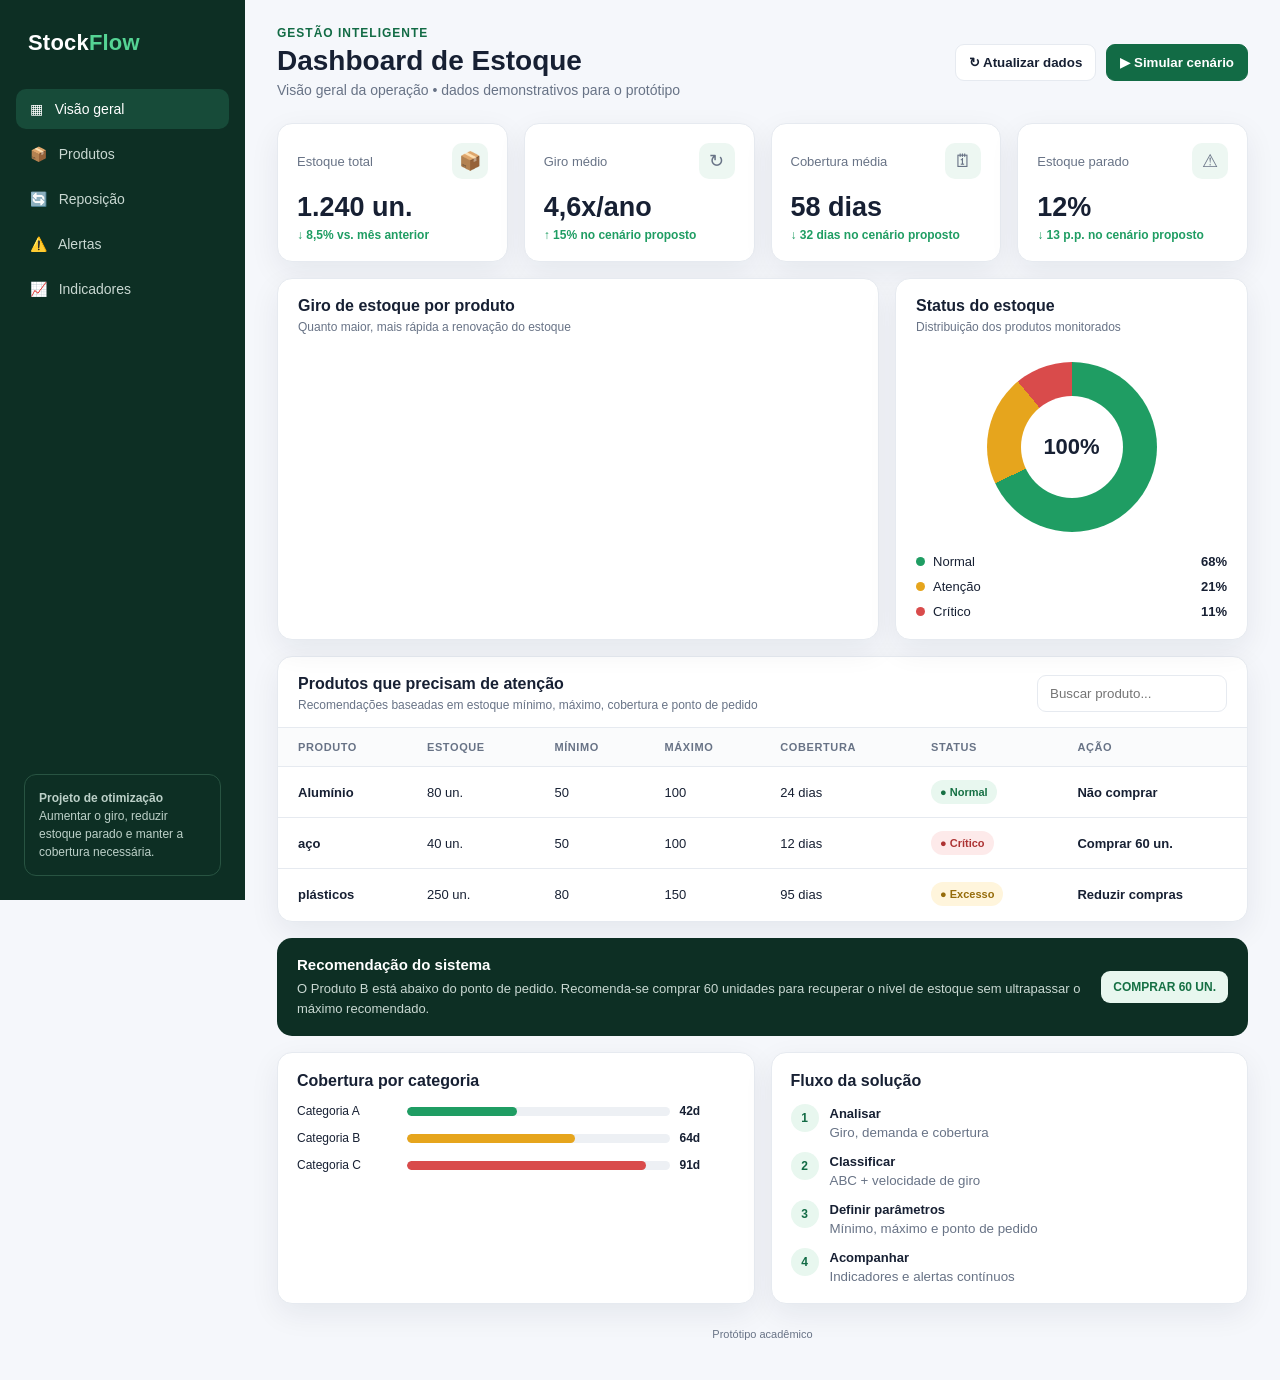
<file: index.html>
<!DOCTYPE html>
<html lang="pt-BR">
<head>
<meta charset="UTF-8">
<meta name="viewport" content="width=device-width, initial-scale=1.0">
<title>StockFlow — Dashboard de Estoque</title>
<link rel="stylesheet" href="css/style.css">
</head>
<body>
<div class="app">
  <aside class="sidebar">
    <div class="brand">Stock<span>Flow</span></div>
    <nav class="nav">
      <a class="active" href="#">▦ &nbsp; Visão geral</a>
      <a href="#">📦 &nbsp; Produtos</a>
      <a href="#">🔄 &nbsp; Reposição</a>
      <a href="#">⚠️ &nbsp; Alertas</a>
      <a href="#">📈 &nbsp; Indicadores</a>
    </nav>
    <div class="side-info">
      <b>Projeto de otimização</b><br>
      Aumentar o giro, reduzir estoque parado e manter a cobertura necessária.
    </div>
  </aside>

  <main class="main">
    <div class="top">
      <div>
        <div class="eyebrow">Gestão inteligente</div>
        <h1>Dashboard de Estoque</h1>
        <p class="subtitle">Visão geral da operação • dados demonstrativos para o protótipo</p>
      </div>
      <div class="actions">
        <button id="refresh">↻ Atualizar dados</button>
        <button class="primary" id="simulate">▶ Simular cenário</button>
      </div>
    </div>

    <section class="grid4">
      <div class="card kpi"><div class="kpi-top"><span>Estoque total</span><span class="icon">📦</span></div><div class="kpi-value" id="total">1.240 un.</div><div class="delta">↓ 8,5% vs. mês anterior</div></div>
      <div class="card kpi"><div class="kpi-top"><span>Giro médio</span><span class="icon">↻</span></div><div class="kpi-value" id="turnover">4,6x/ano</div><div class="delta">↑ 15% no cenário proposto</div></div>
      <div class="card kpi"><div class="kpi-top"><span>Cobertura média</span><span class="icon">🗓</span></div><div class="kpi-value" id="coverage">58 dias</div><div class="delta">↓ 32 dias no cenário proposto</div></div>
      <div class="card kpi"><div class="kpi-top"><span>Estoque parado</span><span class="icon">⚠</span></div><div class="kpi-value" id="stagnant">12%</div><div class="delta">↓ 13 p.p. no cenário proposto</div></div>
    </section>

    <section class="content-grid">
      <div class="card">
        <div class="card-head"><div><h2>Giro de estoque por produto</h2><p>Quanto maior, mais rápida a renovação do estoque</p></div></div>
        <div class="chart-wrap"><canvas id="barChart"></canvas></div>
      </div>
      <div class="card">
        <div class="card-head"><div><h2>Status do estoque</h2><p>Distribuição dos produtos monitorados</p></div></div>
        <div class="status-wrap">
          <div class="donut"><div class="donut-center">100%</div></div>
          <div class="legend">
            <div class="legend-row"><span class="legend-left"><i class="dot" style="background:var(--green)"></i>Normal</span><b>68%</b></div>
            <div class="legend-row"><span class="legend-left"><i class="dot" style="background:var(--yellow)"></i>Atenção</span><b>21%</b></div>
            <div class="legend-row"><span class="legend-left"><i class="dot" style="background:var(--red)"></i>Crítico</span><b>11%</b></div>
          </div>
        </div>
      </div>
    </section>

    <section class="section card table-card">
      <div class="card-head">
        <div><h2>Produtos que precisam de atenção</h2><p>Recomendações baseadas em estoque mínimo, máximo, cobertura e ponto de pedido</p></div>
        <div class="filters"><input class="search" id="search" placeholder="Buscar produto..."></div>
      </div>
      <table>
        <thead><tr><th>Produto</th><th>Estoque</th><th>Mínimo</th><th>Máximo</th><th>Cobertura</th><th>Status</th><th>Ação</th></tr></thead>
        <tbody id="productTable"></tbody>
      </table>
    </section>

    <div class="recommend" id="recommend">
      <div><div class="rec-title"> Recomendação do sistema </div><div class="rec-text">O Produto B está abaixo do ponto de pedido. Recomenda-se comprar 60 unidades para recuperar o nível de estoque sem ultrapassar o máximo recomendado.</div></div>
      <div class="rec-badge">COMPRAR 60 UN.</div>
    </div>

    <section class="bottom-grid">
      <div class="card mini">
        <h2>Cobertura por categoria</h2>
        <div class="bar-row"><span>Categoria A</span><div class="bar"><div class="fill green" style="width:42%"></div></div><b>42d</b></div>
        <div class="bar-row"><span>Categoria B</span><div class="bar"><div class="fill yellow" style="width:64%"></div></div><b>64d</b></div>
        <div class="bar-row"><span>Categoria C</span><div class="bar"><div class="fill red" style="width:91%"></div></div><b>91d</b></div>
      </div>
      <div class="card mini">
        <h2>Fluxo da solução</h2>
        <div class="timeline">
          <div class="step"><div class="step-num">1</div><div><strong>Analisar</strong><small>Giro, demanda e cobertura</small></div></div>
          <div class="step"><div class="step-num">2</div><div><strong>Classificar</strong><small>ABC + velocidade de giro</small></div></div>
          <div class="step"><div class="step-num">3</div><div><strong>Definir parâmetros</strong><small>Mínimo, máximo e ponto de pedido</small></div></div>
          <div class="step"><div class="step-num">4</div><div><strong>Acompanhar</strong><small>Indicadores e alertas contínuos</small></div></div>
        </div>
      </div>
    </section>

    <div class="footer">Protótipo acadêmico</div>
  </main>
</div>

<script src="js/script.js"></script>
</body>
</html>
</file>
<file: css/style.css>
:root{
  --bg:#f5f7fb; --card:#fff; --text:#172033; --muted:#687386;
  --primary:#126b45; --primary2:#1b8a5a; --line:#e6eaf0;
  --green:#1f9d63; --yellow:#e6a51d; --red:#d94b4b; --blue:#3978d8;
  --shadow:0 10px 30px rgba(20,35,60,.07);
}
*{box-sizing:border-box}
body{margin:0;font-family:Inter,Segoe UI,Arial,sans-serif;background:var(--bg);color:var(--text)}
.app{display:flex;min-height:100vh}
.sidebar{width:245px;background:#0d2f24;color:#fff;padding:24px 16px;position:fixed;inset:0 auto 0 0}
.brand{font-size:22px;font-weight:800;padding:6px 12px 28px;letter-spacing:.2px}
.brand span{color:#55d494}
.nav a{display:flex;gap:12px;align-items:center;padding:12px 14px;margin:5px 0;border-radius:10px;color:#c9d8d2;text-decoration:none;font-size:14px}
.nav a.active,.nav a:hover{background:#174b39;color:#fff}
.side-info{position:absolute;bottom:24px;left:24px;right:24px;padding:14px;border:1px solid #285442;border-radius:12px;color:#bcd0c8;font-size:12px;line-height:1.5}
.main{margin-left:245px;width:calc(100% - 245px);padding:26px 32px 40px}
.top{display:flex;justify-content:space-between;align-items:center;margin-bottom:25px}
.eyebrow{font-size:12px;color:var(--primary);font-weight:800;text-transform:uppercase;letter-spacing:1px}
h1{margin:5px 0 0;font-size:28px}
.subtitle{margin:5px 0 0;color:var(--muted);font-size:14px}
.actions{display:flex;gap:10px}
button,.select{border:1px solid var(--line);background:#fff;border-radius:9px;padding:10px 13px;color:var(--text);cursor:pointer;font-weight:600}
button.primary{background:var(--primary);border-color:var(--primary);color:#fff}
button:hover{filter:brightness(.97)}
.grid4{display:grid;grid-template-columns:repeat(4,1fr);gap:16px}
.card{background:var(--card);border:1px solid var(--line);border-radius:15px;box-shadow:var(--shadow)}
.kpi{padding:19px}
.kpi-top{display:flex;justify-content:space-between;align-items:center;color:var(--muted);font-size:13px}
.icon{width:36px;height:36px;border-radius:10px;display:grid;place-items:center;background:#edf7f2;font-size:18px}
.kpi-value{font-size:27px;font-weight:800;margin:13px 0 5px}
.delta{font-size:12px;color:var(--green);font-weight:700}
.delta.neutral{color:var(--muted)}
.content-grid{display:grid;grid-template-columns:1.45fr .85fr;gap:16px;margin-top:16px}
.card-head{display:flex;justify-content:space-between;align-items:center;padding:18px 20px 0}
.card-head h2{font-size:16px;margin:0}
.card-head p{font-size:12px;color:var(--muted);margin:5px 0 0}
.chart-wrap{height:285px;padding:18px 20px 20px}
canvas{width:100%;height:100%}
.status-wrap{padding:22px 20px 20px}
.donut{width:170px;height:170px;border-radius:50%;margin:6px auto 22px;position:relative;background:conic-gradient(var(--green) 0 68%,var(--yellow) 68% 89%,var(--red) 89% 100%)}
.donut:after{content:"";position:absolute;inset:34px;background:#fff;border-radius:50%}
.donut-center{position:absolute;inset:0;display:grid;place-items:center;z-index:1;font-size:22px;font-weight:800}
.legend{display:grid;gap:10px}
.legend-row{display:flex;justify-content:space-between;font-size:13px}
.legend-left{display:flex;align-items:center;gap:8px}.dot{width:9px;height:9px;border-radius:50%}
.section{margin-top:16px;padding-bottom:2px}
.table-card{overflow:hidden}
.filters{display:flex;gap:9px;align-items:center}
.search{padding:10px 12px;border:1px solid var(--line);border-radius:9px;outline:none;width:190px}
table{width:100%;border-collapse:collapse;margin-top:15px}
th,td{padding:13px 20px;text-align:left;border-top:1px solid var(--line);font-size:13px}
th{color:var(--muted);font-size:11px;text-transform:uppercase;letter-spacing:.6px;background:#fafbfc}
.product{font-weight:700}
.badge{display:inline-flex;align-items:center;gap:6px;border-radius:20px;padding:6px 9px;font-size:11px;font-weight:800}
.badge.green{background:#e8f7ef;color:#167044}.badge.yellow{background:#fff5dc;color:#966c0b}.badge.red{background:#fdeaea;color:#ad3434}
.recommend{margin-top:16px;padding:18px 20px;background:#0d2f24;color:#fff;border-radius:15px;display:grid;grid-template-columns:1fr auto;gap:18px;align-items:center}
.rec-title{font-size:15px;font-weight:800;margin-bottom:6px}.rec-text{font-size:13px;color:#c9d8d2;line-height:1.5}
.rec-badge{padding:9px 12px;background:#e8f7ef;color:#167044;border-radius:9px;font-size:12px;font-weight:800}
.bottom-grid{display:grid;grid-template-columns:1fr 1fr;gap:16px;margin-top:16px}
.mini{padding:19px}.mini h2{font-size:16px;margin:0 0 14px}.bar-row{display:grid;grid-template-columns:100px 1fr 55px;gap:10px;align-items:center;margin:13px 0;font-size:12px}.bar{height:9px;background:#edf0f4;border-radius:99px;overflow:hidden}.fill{height:100%;border-radius:99px}.fill.green{background:var(--green)}.fill.yellow{background:var(--yellow)}.fill.red{background:var(--red)}
.timeline{display:grid;gap:12px}.step{display:flex;gap:11px;align-items:flex-start}.step-num{min-width:28px;height:28px;border-radius:50%;background:#e8f7ef;color:var(--primary);display:grid;place-items:center;font-size:12px;font-weight:800}.step strong{font-size:13px}.step small{display:block;color:var(--muted);margin-top:3px}
.footer{margin-top:24px;color:var(--muted);font-size:11px;text-align:center}
@media(max-width:1050px){.grid4{grid-template-columns:repeat(2,1fr)}.content-grid,.bottom-grid{grid-template-columns:1fr}}
@media(max-width:750px){.sidebar{display:none}.main{margin-left:0;width:100%;padding:20px}.top{align-items:flex-start;gap:15px;flex-direction:column}.grid4{grid-template-columns:1fr}.actions{width:100%}.actions button{flex:1}.table-card{overflow:auto}.search{width:150px}}
</file>
